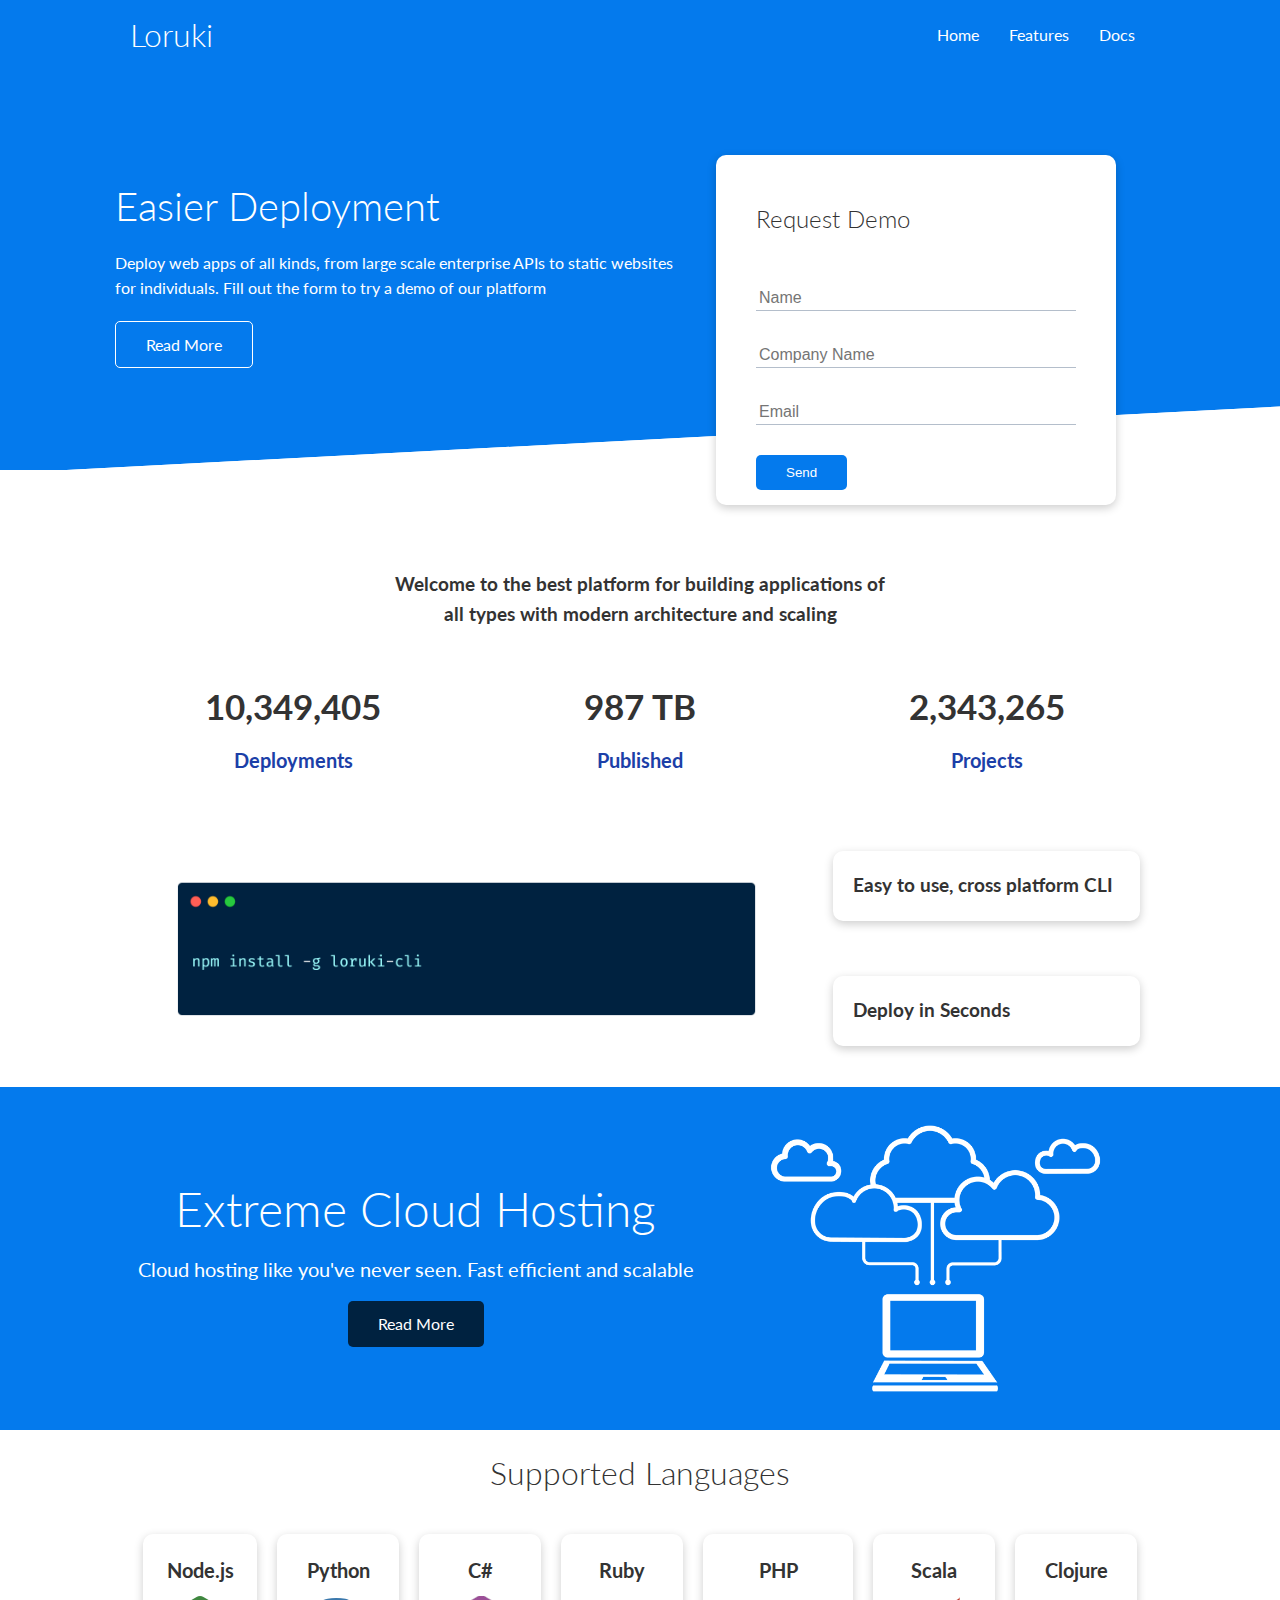
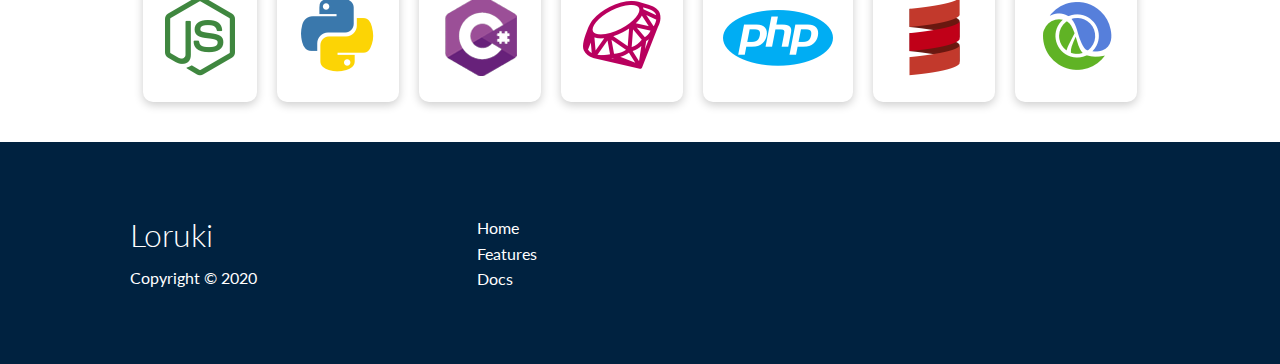
<file: index.html>
<!DOCTYPE html>
<html lang="en">
<head>
    <meta charset="UTF-8">
    <meta http-equiv="X-UA-Compatible" content="IE=edge">
    <meta name="viewport" content="width=device-width, initial-scale=1.0">
    <link rel="stylesheet" href="css/utilities.css">
    <link rel="stylesheet" href="css/style.css">
    <link rel="stylesheet" href="https://cdnjs.cloudflare.com/ajax/libs/font-awesome/6.2.0/css/all.min.css" integrity="sha512-xh6O/CkQoPOWDdYTDqeRdPCVd1SpvCA9XXcUnZS2FmJNp1coAFzvtCN9BmamE+4aHK8yyUHUSCcJHgXloTyT2A==" crossorigin="anonymous" referrerpolicy="no-referrer" />
    <title>Loruki | Cloud Hosting For Everyone  </title>
</head>
<body>
    <!-- NavBar-->
    <div class="navbar">
    <div class="container flex">
        <h1 class="logo">Loruki</h1>
        <nav>
            <ul>
                <li><a href="index.html">Home</a></li>
                <li><a href="features.html">Features</a></li>
                <li><a href="docs.html">Docs</a></li>
            </ul>
        </nav>
    </div>
</div>
    <!--Showcase-->
    <section class="showcase">
        <div class="container grid">
            <div class="showcase-text">
                <h1> Easier Deployment</h1>
                <p>Deploy web apps of all kinds, from large scale enterprise APIs to static websites for individuals. Fill out the form to try a demo of our platform</p>
                <a href="features.html" class="btn btn-outline">Read More</a>
            </div>
            <div class="showcase-form card">
                <h2>Request Demo</h2>
                <form name="contact" method="POST" netlify-honeypot="bot-field" data-netlify="true">
                    <input type="hidden" name="form-name" value="contact">
                    <p class="hidden">
                        <label>
                          Don’t fill this out if you’re human: <input name="bot-field" />
                        </label>
                    <div class="form-control">
                        <input type="text" name="name" placeholder="Name" required>
                    </div>
                    <div class="form-control">
                        <input type="text" name="company" placeholder="Company Name" required>
                    </div>
                    <div class="form-control">
                        <input type="email" name="email" placeholder="Email" required>
                    </div>
                    <input type="submit" value="Send" class="btn btn-primary">
                </form>
            </div>
        </div>
    </section>

    <!--STATS-->
    <section class="stats">
        <div class="container">
            <h3 class="stats-heading text-center my-1">
                Welcome to the best platform for building applications of all types with modern architecture and scaling
            </h3>

            <div class="grid grid-3 text-center my-4">
                <div>
                    <i class="fas fa-server fa-3x"></i>
                    <h3>10,349,405</h3>
                    <p class="text-secondary">Deployments</p>
                </div>
                <div>
                    <i class="fas fa-upload fa-3x"></i>
                    <h3>987 TB</h3>
                    <p class="text-secondary">Published</p></div>
                <div>
                    <i class="fas fa-project-diagram fa-3x"></i>
                    <h3>2,343,265</h3>
                    <p class="text-secondary">Projects</p>
                </div>
            </div>
        </div>
    </section>


    <!-- CLI-->
    <section class="cli">
        <div class="container grid">
            <img src="images/cli.png" alt="">
            <div class="card">
                <h3>Easy to use, cross platform CLI</h3>
            </div>
            <div class="card">
                <h3>Deploy in Seconds</h3>
            </div>
        </div>
    </section>

    <!-- Cloud -->
    <section class="cloud bg-primary my-2 py-2">
        <div class="container grid">
            <div class="text-center">
                <h2 class="lg">Extreme Cloud Hosting</h2>
                <p class="lead my-1">Cloud hosting like you've never seen. Fast efficient and scalable</p>
                <a href="features.html" class="btn btn-dark">Read More</a>
            </div>
            <img src="images/cloud.png" alt="">
        </div>
    </section>


    <!-- Languages-->
    <section class="languages">
        <h2 class="md text-center my-2">
            Supported Languages
        </h2>
        <div class="container flex">
            <div class="card">
                <h4>Node.js</h4>
                <img src="images/logos/node.png" alt="">
            </div>
            <div class="card">
                <h4>Python</h4>
                <img src="images/logos/python.png" alt="">
            </div>
            <div class="card">
                <h4>C#</h4>
                <img src="images/logos/csharp.png" alt="">
            </div>
            <div class="card">
                <h4>Ruby</h4>
                <img src="images/logos/ruby.png" alt="">
            </div>
            <div class="card">
                <h4>PHP</h4>
                <img src="images/logos/php.png" alt="">
            </div>
            <div class="card">
                <h4>Scala</h4>
                <img src="images/logos/scala.png" alt="">
            </div>
            <div class="card">
                <h4>Clojure</h4>
                <img src="images/logos/clojure.png" alt="">
            </div>
        </div>
    </section>

    <!--Footer-->
    <footer class="footer bg-dark py-5">
        <div class="container grid grid-3">
            <div>
                <h1>Loruki</h1>
                <p>Copyright &copy; 2020</p>
            </div>
            <nav>
                <ul>
                    <li><a href="index.html"></a>Home</li>
                    <li><a href="features.html"></a>Features</li>
                    <li><a href="docs.html"></a>Docs</li>
                </ul>
            </nav>
            <div class="social">
                <a href="index.html"><i class="fab fa-github fa-2x"></i></a>
                <a href="index.html"><i class="fab fa-facebook fa-2x"></i></a>
                <a href="index.html"><i class="fab fa-instagram fa-2x"></i></a>
                <a href="index.html"><i class="fab fa-twitter fa-2x"></i></a>
            </div>
        </div>
    </footer>
</body>
</html>
</file>
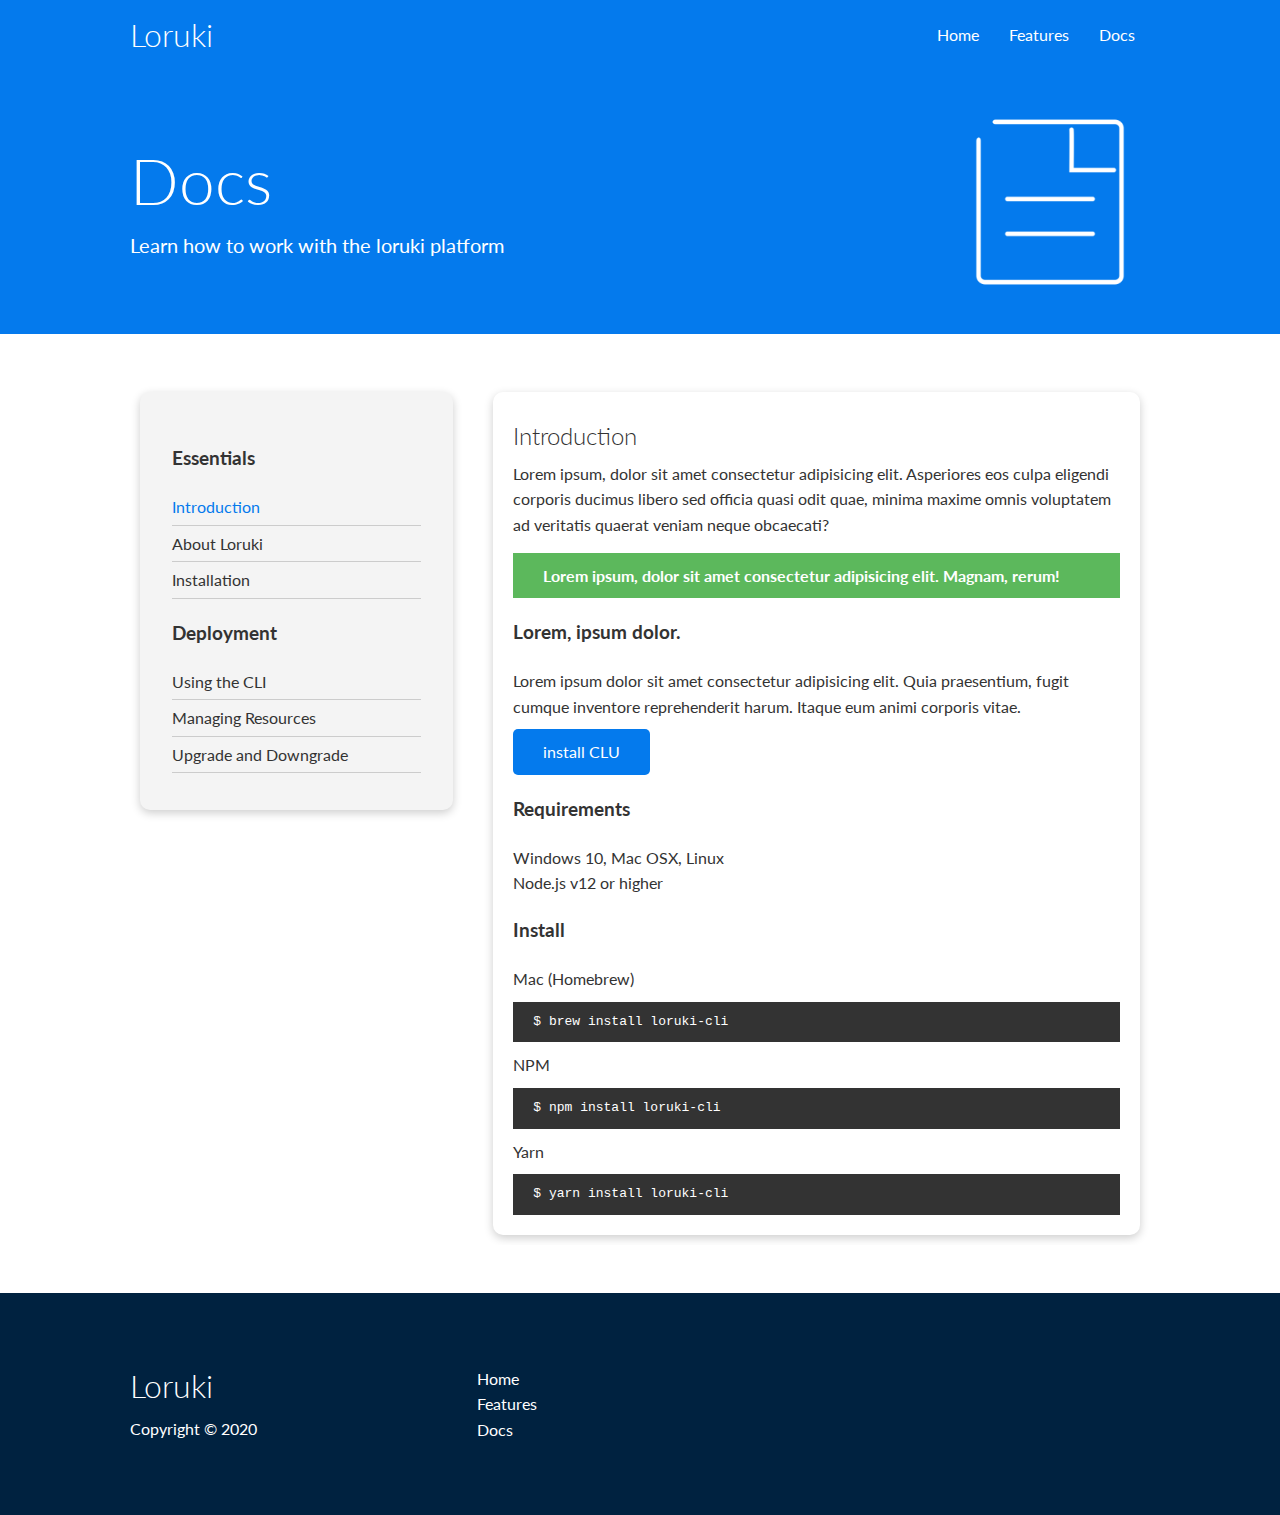
<file: docs.html>
<!DOCTYPE html>
<html lang="en">
<head>
    <meta charset="UTF-8">
    <meta http-equiv="X-UA-Compatible" content="IE=edge">
    <meta name="viewport" content="width=device-width, initial-scale=1.0">
    <link rel="stylesheet" href="css/utilities.css">
    <link rel="stylesheet" href="css/style.css">
    <link rel="stylesheet" href="https://cdnjs.cloudflare.com/ajax/libs/font-awesome/6.2.0/css/all.min.css" integrity="sha512-xh6O/CkQoPOWDdYTDqeRdPCVd1SpvCA9XXcUnZS2FmJNp1coAFzvtCN9BmamE+4aHK8yyUHUSCcJHgXloTyT2A==" crossorigin="anonymous" referrerpolicy="no-referrer" />
    <title>Loruki | Cloud Hosting For Everyone  </title>
</head>
<body>
    <!-- NavBar-->
    <div class="navbar">
    <div class="container flex">
        <h1 class="logo">Loruki</h1>
        <nav>
            <ul>
                <li><a href="index.html">Home</a></li>
                <li><a href="features.html">Features</a></li>
                <li><a href="docs.html">Docs</a></li>
            </ul>
        </nav>
    </div>
</div>

<!-- Head-->

<section class="docs-head bg-primary py-3">
    <div class="container grid">
        <div>
            <h1 class="xl">Docs</h1>
            <p class="lead">
                Learn how to work with the loruki platform
            </p>
        </div>
        <img src="images/docs.png" alt="">
    </div>
</section>

<!-- Docs Main-->
<section class="docs-main my-4">
    <div class="container grid">
        <div class="card bg-light p-3">
            <h3 class="my-2">Essentials</h3>
            <nav>
                <ul>
                    <li ><a class="text-primary" href="#">Introduction</a></li>
                    <li><a href="#">About Loruki</a></li>
                    <li><a href="#">Installation</a></li>
                </ul>
            </nav>

            <h3 class="my-2">Deployment</h3>
            <nav>
                <ul>
                    <li><a href="#">Using the CLI</a></li>
                    <li><a href="#">Managing Resources</a></li>
                    <li><a href="#">Upgrade and Downgrade</a></li>
                </ul>
            </nav>
        </div>
        <div class="card">
            <h2>Introduction</h2>
            <p>Lorem ipsum, dolor sit amet consectetur adipisicing elit. Asperiores eos culpa eligendi corporis ducimus libero sed officia quasi odit quae, minima maxime omnis voluptatem ad veritatis quaerat veniam neque obcaecati?</p>
            <div class="alert alert-success">
                <i class="fas fa-info"></i>Lorem ipsum, dolor sit amet consectetur adipisicing elit. Magnam, rerum!
            </div>
            <h3>Lorem, ipsum dolor.</h3>
            <p>Lorem ipsum dolor sit amet consectetur adipisicing elit. Quia praesentium, fugit cumque inventore reprehenderit harum. Itaque eum animi corporis vitae.</p>
            <a href="#" class="btn btn-primary">install CLU</a>

            <h3>Requirements</h3>

            <ul>
                <li>Windows 10, Mac OSX, Linux</li>
                <li>Node.js v12 or higher</li>
            </ul>

            <h3>Install</h3>
            <p>Mac (Homebrew)</p>
            <pre><code>$ brew install loruki-cli</code></pre>
            <p>NPM</p>
            <pre><code>$ npm install loruki-cli</code></pre>
            <p>Yarn</p>
            <pre><code>$ yarn install loruki-cli</code></pre>

        </div>
    </div>
</section>

    <!--Footer-->
    <footer class="footer bg-dark py-5">
        <div class="container grid grid-3">
            <div>
                <h1>Loruki</h1>
                <p>Copyright &copy; 2020</p>
            </div>
            <nav>
                <ul>
                    <li><a href="index.html"></a>Home</li>
                    <li><a href="features.html"></a>Features</li>
                    <li><a href="docs.html"></a>Docs</li>
                </ul>
            </nav>
            <div class="social">
                <a href="index.html"><i class="fab fa-github fa-2x"></i></a>
                <a href="index.html"><i class="fab fa-facebook fa-2x"></i></a>
                <a href="index.html"><i class="fab fa-instagram fa-2x"></i></a>
                <a href="index.html"><i class="fab fa-twitter fa-2x"></i></a>
            </div>
        </div>
    </footer>
</body>
</html>
</file>
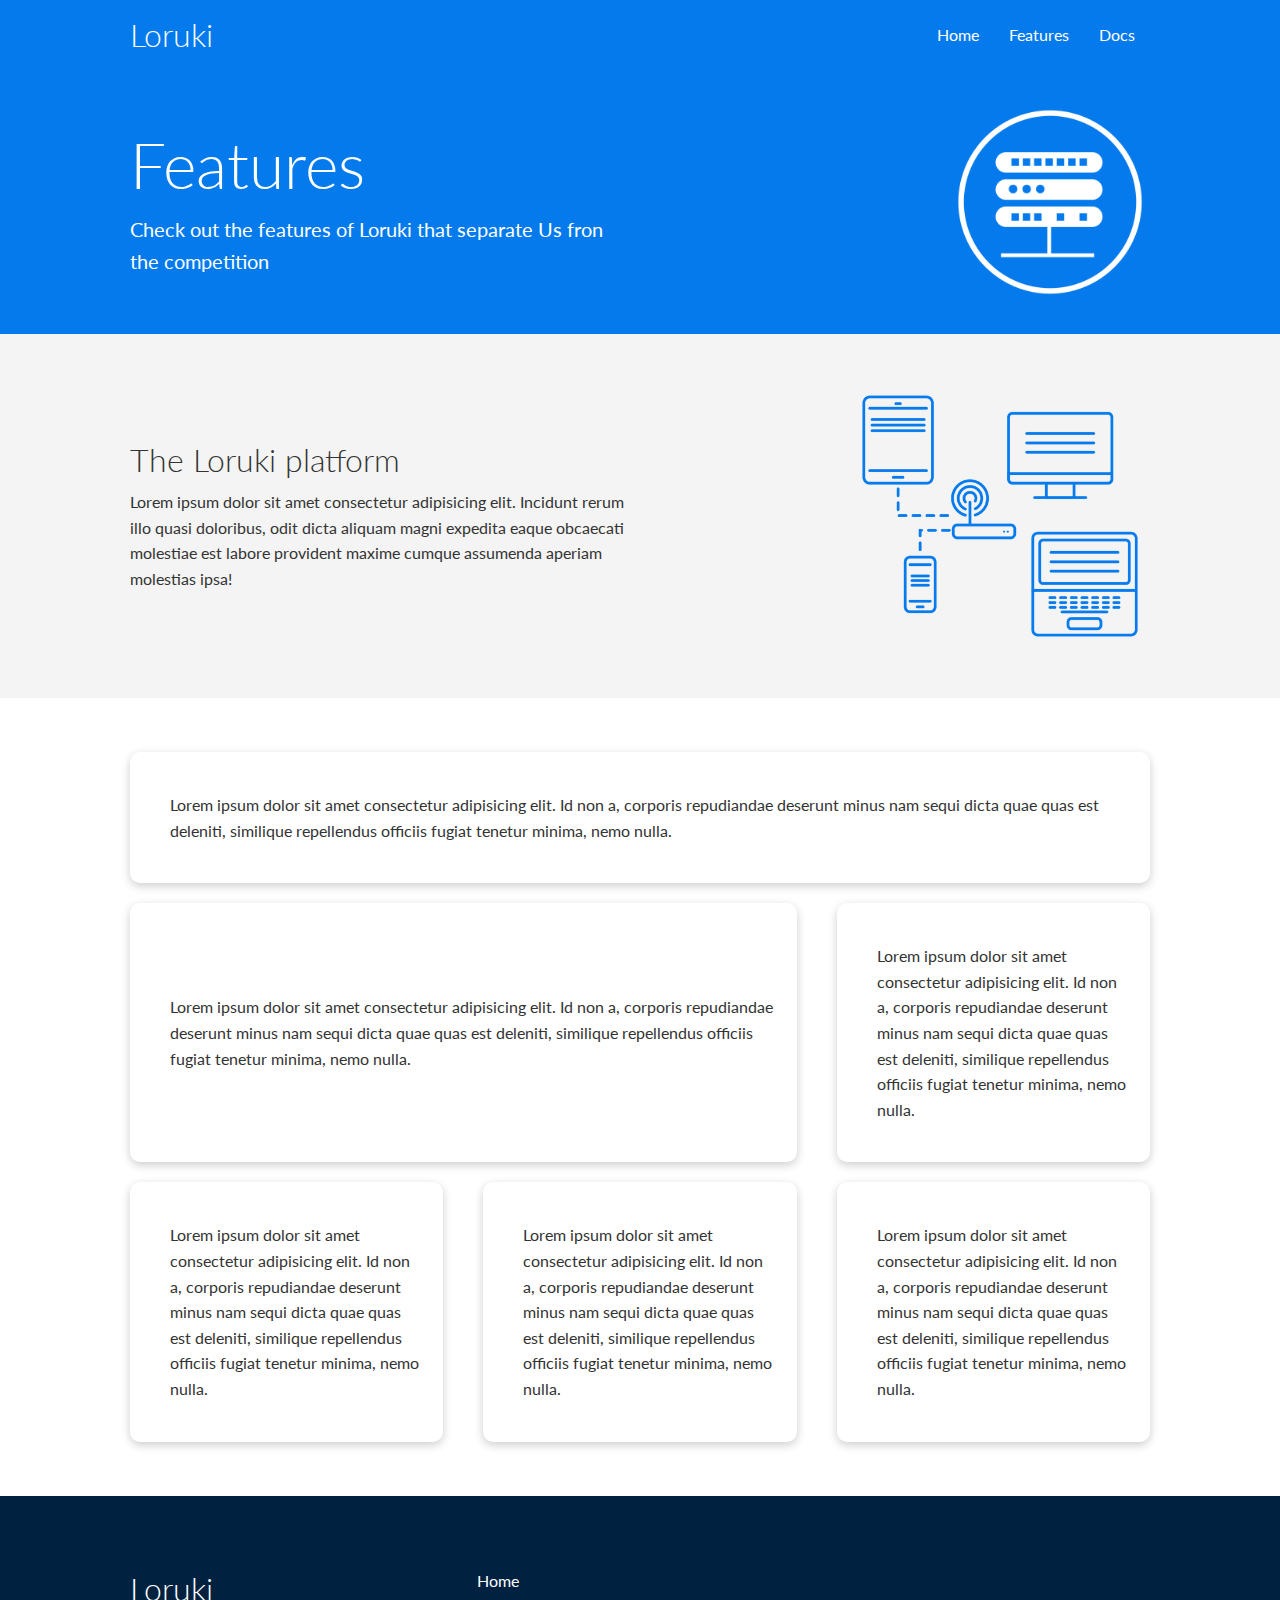
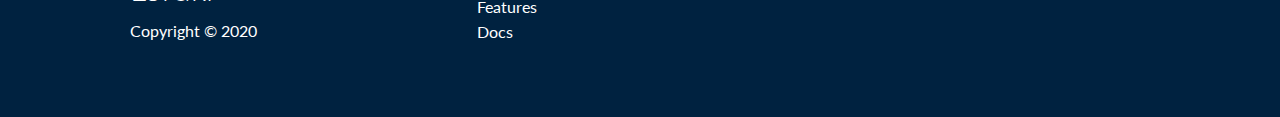
<file: features.html>
<!DOCTYPE html>
<html lang="en">
<head>
    <meta charset="UTF-8">
    <meta http-equiv="X-UA-Compatible" content="IE=edge">
    <meta name="viewport" content="width=device-width, initial-scale=1.0">
    <link rel="stylesheet" href="css/utilities.css">
    <link rel="stylesheet" href="css/style.css">
    <link rel="stylesheet" href="https://cdnjs.cloudflare.com/ajax/libs/font-awesome/6.2.0/css/all.min.css" integrity="sha512-xh6O/CkQoPOWDdYTDqeRdPCVd1SpvCA9XXcUnZS2FmJNp1coAFzvtCN9BmamE+4aHK8yyUHUSCcJHgXloTyT2A==" crossorigin="anonymous" referrerpolicy="no-referrer" />
    <title>Loruki | Cloud Hosting For Everyone  </title>
</head>
<body>
    <!-- NavBar-->
    <div class="navbar">
    <div class="container flex">
        <h1 class="logo">Loruki</h1>
        <nav>
            <ul>
                <li><a href="index.html">Home</a></li>
                <li><a href="features.html">Features</a></li>
                <li><a href="docs.html">Docs</a></li>
            </ul>
        </nav>
    </div>
</div>

<!-- Head-->

<section class="features-head bg-primary py-3">
    <div class="container grid">
        <div>
            <h1 class="xl">Features</h1>
            <p class="lead">
                Check out the features of Loruki that separate Us fron the competition
            </p>
        </div>
        <img src="images/server.png" alt="">
    </div>
</section>

<!-- SubHead-->
    <section class="features-sub-head bg-light py-3">
        <div class="container grid">
            <div>
                <h1 class="md">The Loruki platform</h1>
                <p>
                    Lorem ipsum dolor sit amet consectetur adipisicing elit. Incidunt rerum illo quasi doloribus, odit dicta aliquam magni expedita eaque obcaecati molestiae est labore provident maxime cumque assumenda aperiam molestias ipsa!
                </p>
            </div>
            <img src="images/server2.png" alt="">
        </div>
    </section>

    <section class="features-main my-2">
        <div class="container grid grid-3">
            <div class="card flex">
                <i class="fas fa-server fa-3x"></i>
                <p>Lorem ipsum dolor sit amet consectetur adipisicing elit. Id non a, corporis repudiandae deserunt minus nam sequi dicta quae quas est deleniti, similique repellendus officiis fugiat tenetur minima, nemo nulla.</p>
            </div>
            <div class="card flex">
                <i class="fas fa-id-badge fa-3x"></i>
                <p>Lorem ipsum dolor sit amet consectetur adipisicing elit. Id non a, corporis repudiandae deserunt minus nam sequi dicta quae quas est deleniti, similique repellendus officiis fugiat tenetur minima, nemo nulla.</p>
            </div>
            <div class="card flex">
                <i class="fas fa-laptop-code fa-3x"></i>
                <p>Lorem ipsum dolor sit amet consectetur adipisicing elit. Id non a, corporis repudiandae deserunt minus nam sequi dicta quae quas est deleniti, similique repellendus officiis fugiat tenetur minima, nemo nulla.</p>
            </div>
            <div class="card flex">
                <i class="fas fa-database fa-3x"></i>
                <p>Lorem ipsum dolor sit amet consectetur adipisicing elit. Id non a, corporis repudiandae deserunt minus nam sequi dicta quae quas est deleniti, similique repellendus officiis fugiat tenetur minima, nemo nulla.</p>
            </div>
            <div class="card flex">
                <i class="fas fa-power-off fa-3x"></i>
                <p>Lorem ipsum dolor sit amet consectetur adipisicing elit. Id non a, corporis repudiandae deserunt minus nam sequi dicta quae quas est deleniti, similique repellendus officiis fugiat tenetur minima, nemo nulla.</p>
            </div>
            <div class="card flex">
                <i class="fas fa-upload fa-3x"></i>
                <p>Lorem ipsum dolor sit amet consectetur adipisicing elit. Id non a, corporis repudiandae deserunt minus nam sequi dicta quae quas est deleniti, similique repellendus officiis fugiat tenetur minima, nemo nulla.</p>
            </div>
        </div>
    </section>

    <!--Footer-->
    <footer class="footer bg-dark py-5">
        <div class="container grid grid-3">
            <div>
                <h1>Loruki</h1>
                <p>Copyright &copy; 2020</p>
            </div>
            <nav>
                <ul>
                    <li><a href="index.html"></a>Home</li>
                    <li><a href="features.html"></a>Features</li>
                    <li><a href="docs.html"></a>Docs</li>
                </ul>
            </nav>
            <div class="social">
                <a href="index.html"><i class="fab fa-github fa-2x"></i></a>
                <a href="index.html"><i class="fab fa-facebook fa-2x"></i></a>
                <a href="index.html"><i class="fab fa-instagram fa-2x"></i></a>
                <a href="index.html"><i class="fab fa-twitter fa-2x"></i></a>
            </div>
        </div>
    </footer>
</body>
</html>
</file>
<file: css/utilities.css>
.container {
    max-width: 1100px;
    margin: 0 auto;
    overflow: auto;
    padding: 0 40px;
}

.card {
    background-color: #fff;
    color: #333;
    border-radius: 10px;
    box-shadow: 0 3px 10px rgba(0, 0, 0, 0.2);
    padding: 20px;
    margin: 10px;
}

.btn {
    display: inline-block;
    padding: 10px 30px;
    cursor: pointer;
    background: var(--primary-color);
    color: #fff;
    border: none;
    border-radius: 5px;
}

.btn-outline {
    background-color: transparent;
    border: 1px #fff solid;
}

.btn:hover {
    transform: scale(.98);
}

/* Background and colored Buttons*/
.bg-primary,
.btn-primary {
    background-color: var(--primary-color);
    color: #fff;
}

.bg-secondary,
.btn-secondary {
    background-color: var(--secondary-color);
    color: #fff;
}

.bg-dark,
.btn-dark {
    background-color: var(--dark-color);
    color: #fff;
}

.bg-light,
.btn-light {
    background-color: var(--light-color);
    color: #333;
}

.bg-primary a,
.btn-primary a,
.bg-secondary a,
.btn-secondary a,
.bg-dark a,
.btn-dark a {
    color: #fff;
} 

/* Text Colors */
.text-primary {
    color: var(--primary-color);
    
}

.text-secondary {
    color: var(--secondary-color);
    
}

.text-dark{
    color: var(--dark-color);
    
}

.text-light {
    color: var(--light-color);
}


/* Text Sizes*/
.lead {
    font-size: 20px;
}

.sm {
    font-size: 1rem;
}

.md {
    font-size: 2rem;
}

.lg {
    font-size: 3rem;
}

.xl {
    font-size: 4rem;
}

.text-center {
    text-align: center;
}

/* ALert */
.alert {
    background-color: var(--light-color);
    padding:  10px 20px;
    font-weight: bold;
    margin: 15px 0;
}

.alert i {
    margin-right: 10px;
}

.alert-success {
    background-color: var(--success-color);
    color: #fff;
}

.alert-error {
    background-color: var(--error-color);
    color: #fff;
}

.flex {
    display: flex;
    justify-content: center;
    align-items: center;
    height: 100%;
}

.grid {
    display: grid;
    grid-template-columns: repeat(2, 1fr);
    gap: 20px;
    justify-content: center;
    align-items: center;
    height: 100%;
}

.grid-3 {
    grid-template-columns: repeat(3, 1fr);
}

/* Margin */
.my-1 {
    margin: 1rem 0;
}

.my-2 {
    margin: 1.5rem 0;
}

.my-3 {
    margin: 2rem 0;
}

.my-4 {
    margin: 3rem 0;
}

.my-5 {
    margin: 4rem 0;
}

.m-1 {
    margin: 1rem ;
}

.m-2 {
    margin: 1.5rem ;
}

.m-3 {
    margin: 2rem ;
}

.m-4 {
    margin: 3rem ;
}

.m-5 {
    margin: 4rem ;
}

/* Padding*/
.py-1 {
    padding: 1rem 0;
}

.py-2 {
    padding: 1.5rem 0;
}

.py-3 {
    padding: 2rem 0;
}

.py-4 {
    padding: 3rem 0;
}

.py-5 {
    padding: 4rem 0;
}

.p-1 {
    padding: 1rem ;
}

.p-2 {
    padding: 1.5rem ;
}

.p-3 {
    padding: 2rem ;
}

.p-4 {
    padding: 3rem ;
}

.p-5 {
    padding: 4rem ;
}
</file>
<file: css/style.css>
@import url('https://fonts.googleapis.com/css2?family=Lato:wght@300&display=swap');

:root {
    --primary-color:#047aed;
    --secondary-color: #1c3fa8;
    --dark-color: #002240;
    --light-color: #f4f4f4;
    --success-color: #5cb85c;
    --error-color: #d9534f;
}

* {
    box-sizing: border-box;
    padding: 0;
    margin: 0;
}

body {
    font-family: 'Lato', sans-serif;
    color: #333;
    line-height: 1.6;
}

ul {
    list-style-type: none;
}

a {
    text-decoration: none;
    color: #333;
}

h1,
h2 {
    font-weight: 300;
    line-height: 1.2;
    margin: 10px 0;
}

p {
    margin: 10px 0;
}

img {
    width: 100%;
}

code,pre {
    background: #333;
    color: #fff;
    padding: 10px;
}

.hidden {
    visibility: hidden;
    height: 0;
}

/* Navbar */
.navbar {
    background-color: var(--primary-color);
    color: #fff;
    height: 70px;
}

.navbar ul {
    display: flex;
}

.navbar a {
    color:  #fff;
    padding: 10px;
    margin: 0 5px;
}

.navbar a:hover {
    border-bottom:  2px #fff solid;
}

.navbar .flex {
    justify-content: space-between;
}

/* Showcase */
.showcase {
    height: 400px;
    background-color: var(--primary-color);
    color: #fff;
    position: relative;
}

.showcase h1 {
    font-size: 40px;
}

.showcase p {
    margin:  20px 0;
}

.showcase .grid {
    overflow: visible;
    grid-template-columns: 55% 45%;
    gap: 30px;
}

.showcase-text {
    animation: slideInFromLeft 1s ease-in;
}

.showcase-form {
    position: relative;
    top: 60px;
    height: 350px;
    width: 400px;
    padding: 40px;
    z-index: 100;
    animation: slideInFromRight 1s ease-in;
}

.showcase-form .form-control {
    margin: 30px 0;
}

.showcase-form input[type='text'],
.showcase-form input[type='email'] {
    border: 0;
    border-bottom: 1px solid #b4becb;
    width: 100%;
    padding: 3px;
    font-size: 16px;
}

.showcase-form input:focus {
    outline: none;
}

.showcase::before,
.showcase::after {
    content: '';
    position: absolute;
    height: 100px;
    bottom: -70px;
    right: 0;
    left: 0;
    background: #fff;
    transform: skewY(-3deg);
    -webkit-transform: skewY(-3deg);
    -moz-transform: skewY(-3deg);
    -ms-transform: skewY(-3deg);
}

/* Stats*/
.stats {
    padding-top: 100px;
    animation: slideInFromBottom 1s ease-in;
}

.stats-heading {
    max-width: 500px;
    margin: auto;
}

.stats .grid h3 {
    font-size: 35px;
}

.stats .grid p {
    font-size: 20px;
    font-weight: bold;
}

/* CLI */
.cli .grid {
    grid-template-columns: repeat(3, 1fr);
    grid-template-rows: repeat(2, 1fr);
}

.cli .grid > *:first-child {
    grid-column: 1 / span 2;
    grid-row: 1/ span 2;
}
 /* Cloud*/
.cloud .grid{
    grid-template-columns: 4fr 3fr;
}

/* Languages*/
.languages .flex {
    flex-wrap: wrap;
}
.languages .card {
    text-align: center;
    margin: 18px 10px 40px;
    transition: transform 0.2s ease-in;
}

.languages .card h4 {
    font-size: 20px;
    margin-bottom: 10px;
}

.languages .card:hover {
    transform: translateY(-15px);
}

/* Features*/
.features-head img, .docs-head img {
    width: 200px;
    justify-self: flex-end;
}

.features-sub-head img {
    width: 300px;
    justify-self: flex-end;
}

.features-main .card >i {
    margin-right: 20px;
}

.features-main .grid {
    padding: 30px;   
}

.features-main .grid > *:first-child {
    grid-column: 1 / span 3;
}

.features-main .grid > *:nth-child(2) {
    grid-column: 1 / span 2;
}

/* DOCS */
.docs-main h3 {
    margin: 20px 0;
}

.docs-main .grid {
    grid-template-columns: 1fr 2fr;
    align-items: flex-start;
}

.docs-main nav li {
    font-size: 17;
    padding-bottom: 5px;
    margin-bottom: 5px;
    border-bottom: 1px #ccc solid;
}

.docs-main li:hover {
    font-weight: bold;
}

/* Footer */
.footer .social a {
    margin: 0 10px;
}

/* Animations */
@keyframes slideInFromLeft {
    0% {
        transform: translateX(-100%);
    }
    100% {
        transform: translateX(0);
    }
}

@keyframes slideInFromRight {
    0% {
        transform: translateX(100%);
    }
    100% {
        transform: translateX(0);
    }
}

@keyframes slideInFromTop {
    0% {
        transform: translateY(-100%);
    }
    100% {
        transform: translateX(0);
    }
}

@keyframes slideInFromBottom {
    0% {
        transform: translateY(100%);
    }
    100% {
        transform: translateX(0);
    }
}


/* tablets and under */
@media(max-width: 768px) {
    .grid,
    .showcase .grid,
    .stats .grid,
    .cli .grid,
    .cloud .grid,
    .features-main .grid,
    .docs-main .grid {
        grid-template-columns: 1fr;
        grid-template-rows: 1fr;
    }

    .showcase {
        height: auto;
    }

    .showcase-text {
        text-align: center;
        margin-top: 40px;
        animation: slideInFromTop 1s ease-in;
    }

    .showcase-form {
        justify-self: center;
        margin: auto;
        animation: slideInFromBottom 1s ease-in;
    }

    .cli .grid > *:first-child {
        grid-column: 1;
        grid-row: 1;
    }

    .features-head,
    .features-sub-head,
    .docs-head {
        text-align: center;
    }

    .features-head img,
    .features-sub-head img,
    .docs-head img {
        justify-self: center;
    }

    .features-main .grid > *:first-child,
    .features-main .grid > *:nth-child(2){
        grid-column: 1;
    }
}


/* Mobile */
@media(max-width: 500px) {
    .navbar {
        height: 110px;
    }

    .navbar .flex {
        flex-direction: column;
    }

    .navbar ul {
        padding: 10px;
        background-color: rgba(0, 0, 0, 0.1);
    }
}
</file>
